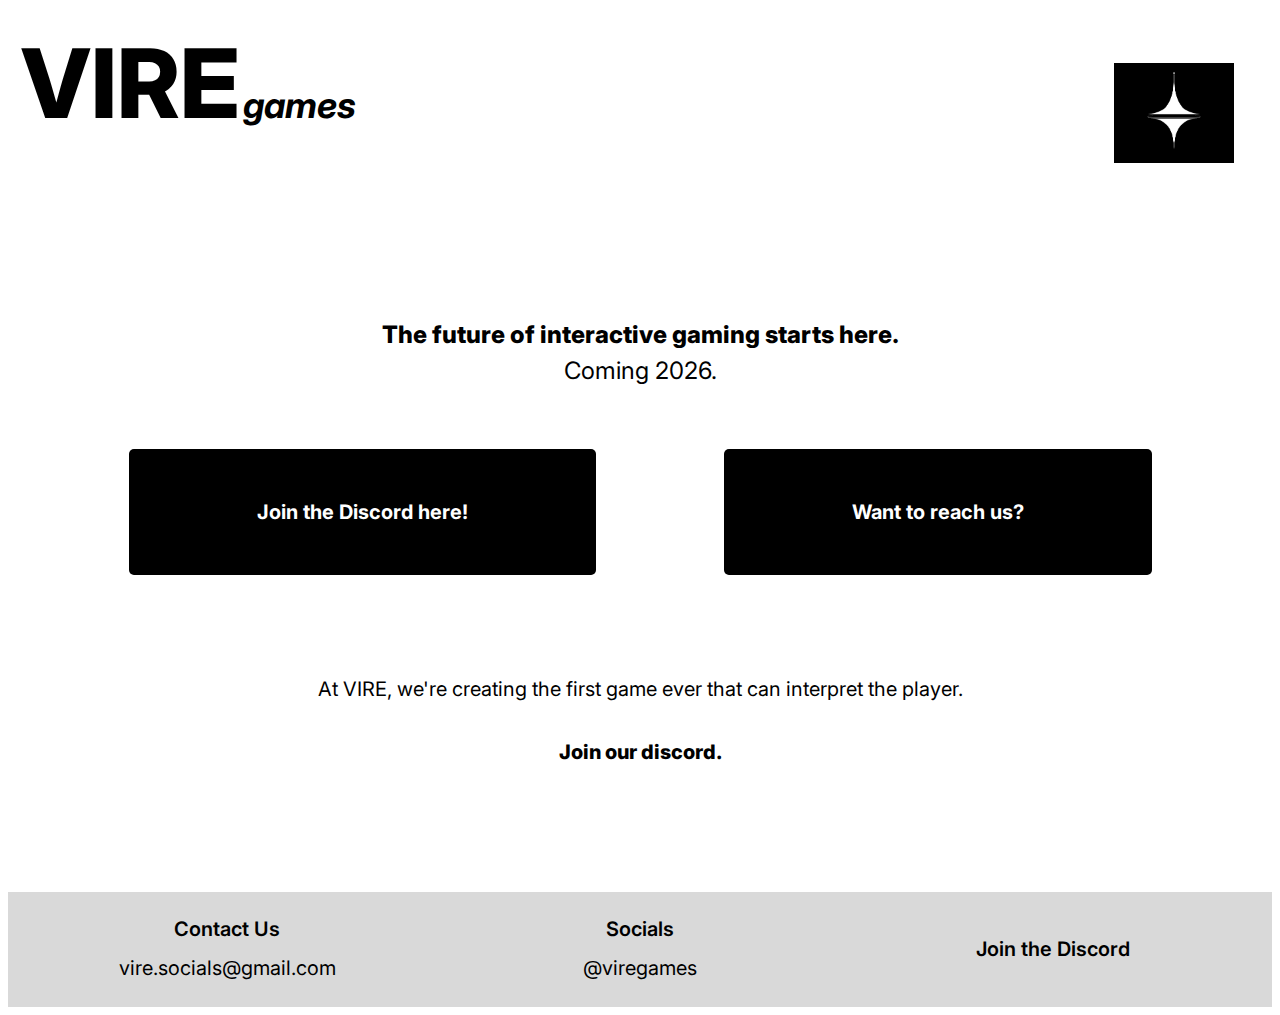
<file: index.html>
<!DOCTYPE html>
<html lang="en">
<head>
    <meta charset="UTF-8">
    <link rel="stylesheet" href="styles.css">
    <meta name="viewport" content="width=device-width, initial-scale=1.0">
    <link href="https://fonts.googleapis.com/css2?family=Inter:wght@300;400;500;600;700;800&display=swap" rel="stylesheet">
    <title>VIRE</title>
</head>

<body>
    <header>
        <div class="headerContainer">
            <div class="leftSide">
                
                <h1 class="vire">VIRE</h1>
                <h3 class="games">games</h3>

            </div>
        <img class="logo" src="images/vire-logo-1.png" alt="Logo">
    </div>
    </header>



    <main>

        <div class="sloganContainer">
            <p class="futureLine">The future of interactive gaming starts here.</p>
            <p class ="comingLine">Coming 2026.</p>
        </div>

        <div class="buttonContainer">
            <div class="discordContainer">
                <a href="https://discord.gg/e7YBwVA6bf" class="buttonText" target="_blank" rel="noopener noreferrer">Join the Discord here!</a>
            </div>
            <div class="workWithUsContainer">
                <a href ="./work/index.html" class ="buttonText">Want to reach us?</a>
            </div>
        </div>

        <div class="sloganContainer2">
            <p class ="vireLine">At VIRE, we're creating the first game ever that can interpret the player.</p>
            <p class ="joinOurDiscordBottom">Join our discord.</p>
        </div>

    </main>



    <footer>
        <div class="footerContainer">
            <div class="contactContainer">
                <h3 class="footerHead">Contact Us</h3>
                <p class="footerText">vire.socials@gmail.com</p>
            </div>
            <div class="socialContainer">
                <h3 class="footerHead">Socials</h3>
                <p class="footerText">@viregames</p>
            </div>
            <div class ="discordActionContainer">
                <h3 class="footerHead">Join the Discord</h3>
            </div>
        </div>
    </footer>
</body>
</html>
</file>
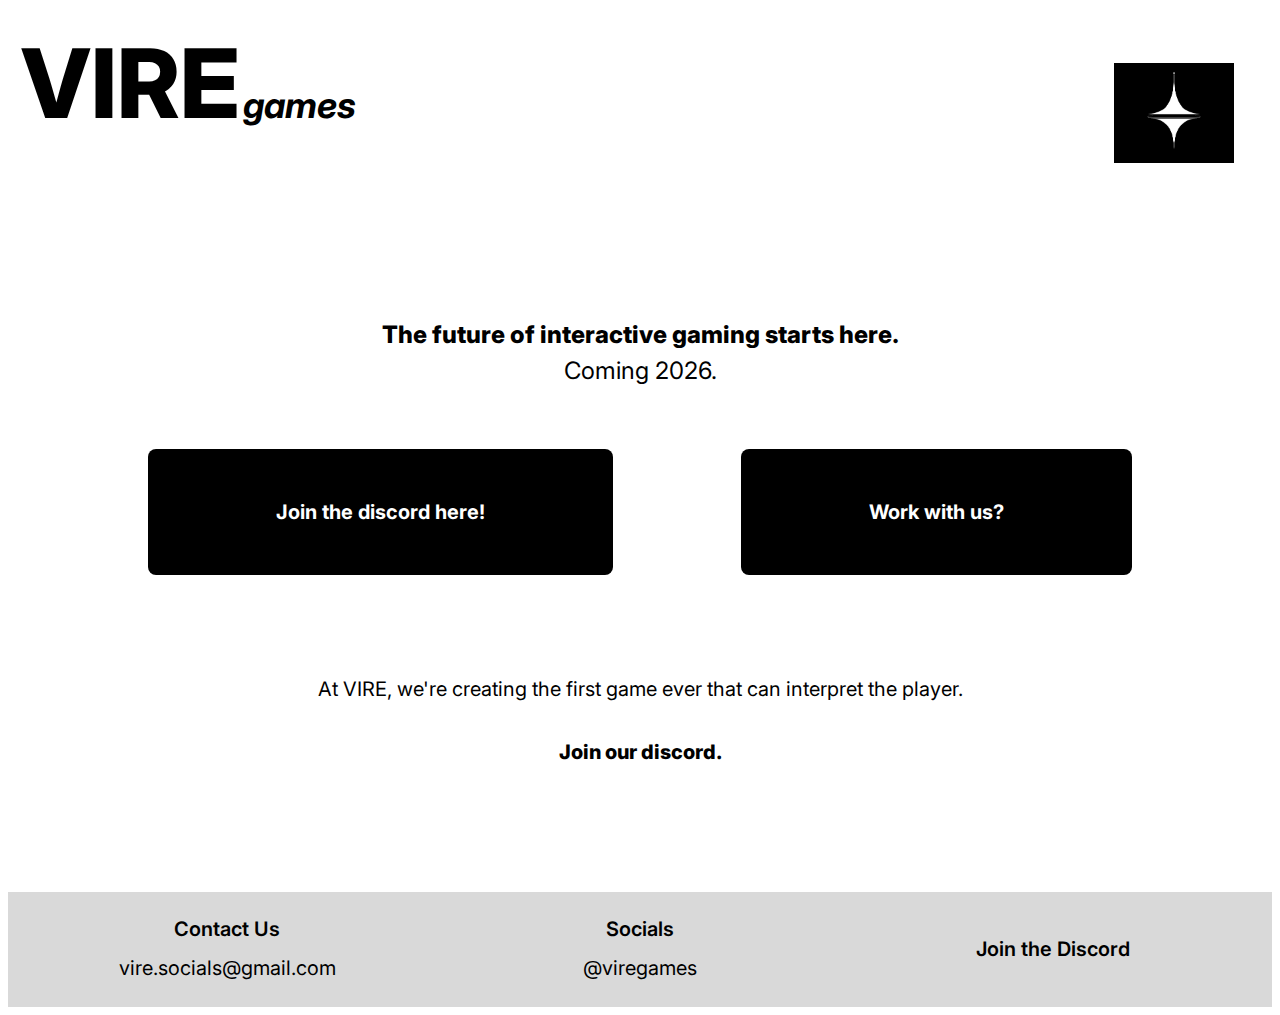
<file: nettisivut/index.html>
<!DOCTYPE html>
<html lang="en">
<head>
    <meta charset="UTF-8">
    <link rel="stylesheet" href="styles.css">
    <meta name="viewport" content="width=device-width, initial-scale=1.0">
    <link href="https://fonts.googleapis.com/css2?family=Inter:wght@300;400;500;600;700;800&display=swap" rel="stylesheet">
    <title>VIRE</title>
</head>
<body>
    <header>
        <div class="headerContainer">
            <div class="leftSide">
                <h1 class="vire">VIRE</h1>
                <h3 class="games">games</h3>
            </div>
        <img class="logo" src="images/vire-logo-1.png" alt="Logo">
    </div>
    </header>



    <main>

        <div class="sloganContainer">
            <p class="futureLine">The future of interactive gaming starts here.</p>
            <p class ="comingLine">Coming 2026.</p>
        </div>

        <div class="buttonContainer">
            <div class="discordContainer">
                <a class ="buttonText">Join the discord here!</a>
            </div>
            <div class="workWithUsContainer">
                <a class ="buttonText">Work with us?</a>
            </div>
        </div>

        <div class="sloganContainer2">
            <p class ="vireLine">At VIRE, we're creating the first game ever that can interpret the player.</p>
            <p class ="joinOurDiscordBottom">Join our discord.</p>
        </div>

    </main>



    <footer>
        <div class="footerContainer">
            <div class="contactContainer">
                <h3 class="footerHead">Contact Us</h3>
                <p class="footerText">vire.socials@gmail.com</p>
            </div>
            <div class="socialContainer">
                <h3 class="footerHead">Socials</h3>
                <p class="footerText">@viregames</p>
            </div>
            <div class ="discordActionContainer">
                <h3 class="footerHead">Join the Discord</h3>
            </div>
        </div>
    </footer>
</body>
</html>
</file>
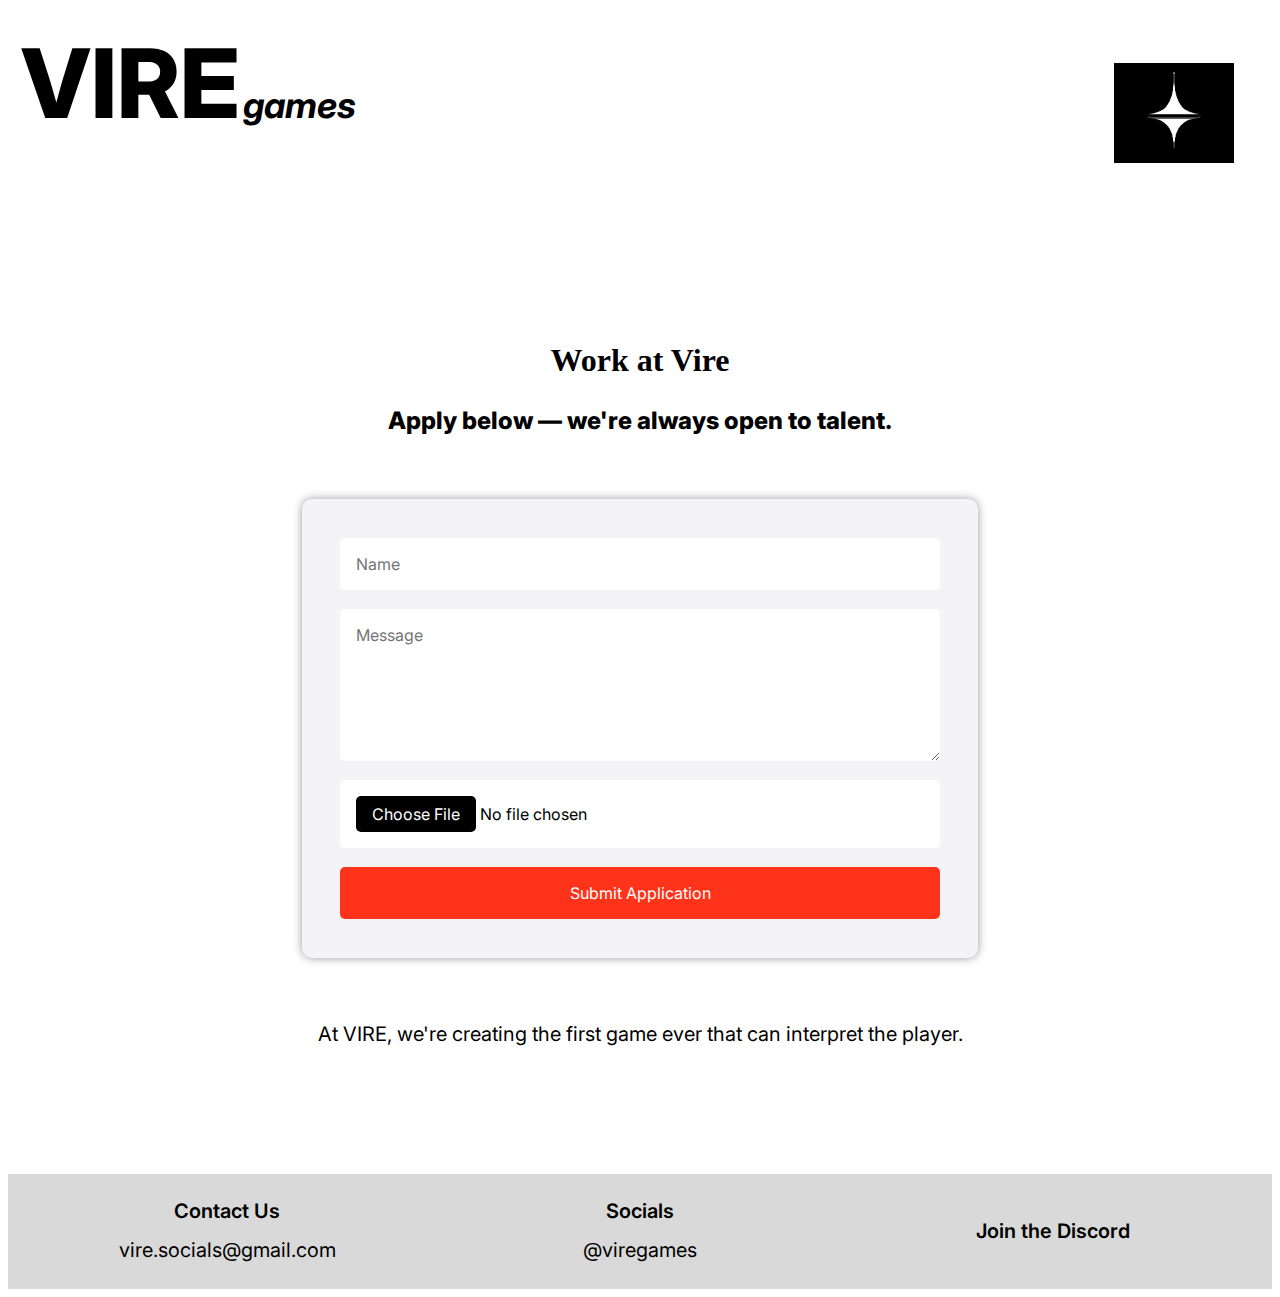
<file: work/index.html>
<!DOCTYPE html>
<html lang="en">
<head>
    <meta charset="UTF-8">
    <link rel="stylesheet" href="../styles.css">
    <meta name="viewport" content="width=device-width, initial-scale=1.0">
    <link href="https://fonts.googleapis.com/css2?family=Inter:wght@300;400;500;600;700;800&display=swap" rel="stylesheet">
    <title>VIRE</title>
</head>
<body>
    <header>
        <div class="headerContainer">
            <div class="leftSide">
                <h1 class="vire">VIRE</h1>
                <h3 class="games">games</h3>
            </div>
        <img class="logo" src="../images/vire-logo-1.png" alt="Logo">
    </div>
    </header>
    <main>
        <div class="sloganContainer">
            <h1>Work at Vire</h1>
            <p class="futureLine">Apply below — we're always open to talent.</p>
        </div>

        <div class="formContainer">
            <form action="https://formsubmit.co/vire.socials@gmail.com" method="POST" enctype="multipart/form-data">
                <input type="text" name="name" placeholder="Name" required />
                
                <textarea name="message" rows="5" placeholder="Message" required></textarea>

                <input type="file" name="cv" accept=".pdf,.doc,.docx" required />

                
                <input type="hidden" name="_redirect" value="https://vilistaja313.github.io/thankyou.html">

                <button type="submit">Submit Application</button>
            </form>
        </div>

        <div class="sloganContainer2">
            <p class ="vireLine">At VIRE, we're creating the first game ever that can interpret the player.</p>
        </div>

    </main>



    <footer>
        <div class="footerContainer">
            <div class="contactContainer">
                <h3 class="footerHead">Contact Us</h3>
                <p class="footerText">vire.socials@gmail.com</p>
            </div>
            <div class="socialContainer">
                <h3 class="footerHead">Socials</h3>
                <p class="footerText">@viregames</p>
            </div>
            <div class ="discordActionContainer">
                <h3 class="footerHead">Join the Discord</h3>
            </div>
        </div>
    </footer>
</body>
</html>
</file>
<file: styles.css>
/* Header alignment stuff*/
.headerContainer{
    display: flex;
    justify-content: space-between;
    align-items: center;
    padding: 1vw;
}

.leftSide{
    display: flex;
    align-items: baseline;
    gap: 0.3vw;
}

.logo{
    align-self: right;
    width: clamp(30px, 120px, 120px);
    height: clamp(25px, 100px, 100px);
    margin-right: 2vw;
    padding: 0vw;
}

/* Midsection alignment stuff*/
.sloganContainer p {
    margin: 0; /* Remove default paragraph margins */
}
.sloganContainer {
    display: flex;
    flex-direction: column;
    align-items: center;
    justify-content: center;
    text-align: center;
    margin-top: 8vw;
    margin-bottom: 5vw;
    gap: 0.5vw;
}

.buttonContainer {
    display: flex;
    justify-content: center;
    align-items: center;
    gap: 10vw;
    margin: 2vw 0;
    margin-bottom: 8vw;
}

.discordContainer a,
.workWithUsContainer a {
    display: inline-block;
    padding: 4vw 10vw;
    text-decoration: none;
    font-weight: bold;
    transition: all 0.3s ease;
    cursor: pointer;
}

.discordContainer{
    background-color: black;
    border-radius: 8px;
}

.workWithUsContainer{
    background-color:black;
    border-radius: 8px;
}

.sloganContainer2 p {
    margin: 0; /* Remove default paragraph margins */
}
.sloganContainer2 {
    display: flex;
    flex-direction: column;
    align-items: center;
    justify-content: center;
    text-align: center;
    margin-bottom: 10vw;
    gap: 3vw;
}

/*Footer alignment stuff*/

.footerContainer {
    display: flex;
    justify-content: space-around;
    background-color: #D9D9D9;
    align-items: flex-start;
    padding: 2vw;
    gap: 2vw;
}

.contactContainer,
.socialContainer,
.discordActionContainer {
    display: flex;
    flex-direction: column;
    align-items: center;
    text-align: center;
    flex: 1;
}

.contactContainer h3,
.socialContainer h3,
.discordContainer h3 {
    margin-bottom: 0.5rem;
    margin-top: 0;
}

.contactContainer p,
.socialContainer p {
    margin: 0;
}

a{
    color: black;
   text-decoration: none;
}



/*Fonts & styling*/

.vire{
    font-family: "Inter", sans-serif;
    font-size: clamp(12px, 96px, 96px);
    font-weight: 800;
    margin-top: 0.3vw;
}

.games{
    font-family: "Inter", sans-serif;
    font-style: italic;
    font-size: clamp(12px, 36px, 36px);

}

.futureLine{
    font-family: "Inter", sans-serif;
    font-weight: 800;
    font-size: clamp(12px, 24px, 24px);
}

.comingLine{
    font-family: "Inter", sans-serif;
    font-size: clamp(12px, 24px, 24px);
}

.buttonText{
    font-family: "Inter", sans-serif;
    font-size: clamp(12px, 20px, 20px);
    color: white;

}

.buttonText {
    font-family: "Inter", sans-serif;
    font-size: clamp(12px, 20px, 20px);
    color: white;
    background-color: black;
    padding: 10px 20px;
    border-radius: 5px;
    text-decoration: none;
    display: inline-block;
    cursor: pointer;
    pointer-events: auto;
    position: relative;
    z-index: 2;
}



.games{
    font-family: "Inter", sans-serif;
    font-style: italic;
    font-size: clamp(12px, 36px, 36px);

}

.vireLine{
    font-family: "Inter", sans-serif;
    font-size: clamp(12px, 20px, 20px);
}

.joinOurDiscordBottom{
    font-family: "Inter", sans-serif;
    font-size: clamp(12px, 20px, 20px);
    font-weight: 800;
}

.contactContainer{
    gap: 0.5vw;
}

.socialContainer{
    gap: 0.5vw;
}
.footerHead{
    font-family: "Inter", sans-serif;
    font-size: clamp(12px, 20px, 20px);
    font-weight: 600;
}

.footerText{
    font-family: "Inter", sans-serif;
    font-size: clamp(12px, 20px, 20px);
    font-weight: 400;
}

/* Form styling */
.formContainer {
    display: flex;
    justify-content: center;
    align-items: center;
    margin-bottom: 5vw;
}

form {
    display: flex;
    flex-direction: column;
    gap: 1.5vw;
    width: 80vw;
    max-width: 600px;
    background-color: #f4f4f7;
    padding: 3vw;
    border-radius: 10px;
    box-shadow: 0 0 10px rgba(0,0,0,0.4);
}

form input[type="text"],
form textarea,
form input[type="file"] {
    font-family: "Inter", sans-serif;
    font-size: 1rem;
    padding: 1rem;
    border: none;
    border-radius: 5px;
    background-color: white;
    color: black;
    outline: none;
}

form textarea {
    resize: vertical;
    min-height: 120px;
}

form input::file-selector-button {
    font-family: "Inter", sans-serif;
    background-color: black;
    color: white;
    border: none;
    padding: 0.5rem 1rem;
    border-radius: 5px;
    cursor: pointer;
}

form input::file-selector-button:hover {
    background-color: black;
}

form button[type="submit"] {
    font-family: "Inter", sans-serif;
    padding: 1rem;
    background-color: #ff3319;
    
    color: white;
    font-size: 1rem;
    border: none;
    border-radius: 5px;
    cursor: pointer;
    transition: background-color 0.3s ease;
}

form button[type="submit"]:hover {
    background-color: black;
}
.contactUsText{
    font-family: "Inter", sans-serif;
    font-size: clamp(12px, 40px, 40px);
}

@media (max-width: 600px)
{
    .vire{
        font-size: clamp(12px, 40px, 40px);
    }

    .games{
        font-size: clamp(8px, 16px, 16px);
    }

    .logo{
        width: 13vw;
        height: 11vw;
    }
    .sloganContainer{
        margin-top: 30vw;
        margin-bottom: 15vw;
    }

    .futureLine{
        font-size: clamp(12px, 16px, 16px);
    }

    .comingLine{
        font-size: clamp(12px, 16px, 16px);
    }

    .buttonContainer{
        flex-direction: column;
        gap: 3vw;
        margin-bottom: 30vw;
    }
    .discordContainer{
        padding: 1vw 3vw;
    }

    .sloganContainer2{
        margin-bottom: 30vw;
    }
    .vireLine{
        font-size: clamp(12px, 16px, 16px);
    }
    .joinOurDiscordBottom{
        font-size: clamp(12px, 16px, 16px);
    }

    .footerContainer{
        flex-direction: column;
        align-items: left;
        justify-content: left; 
        padding: 0;
        gap: 8vw;
    }
    .contactContainer,
    .socialContainer,
    .discordActionContainer {
        display: flex;
        flex-direction: column;
        align-items: flex-start;
        text-align: left; 
        flex: 1;
        margin-left: 3vw;
        margin-top: 2vw;
    }
}
</file>
<file: nettisivut/styles.css>
/* Header alignment stuff*/
.headerContainer{
    display: flex;
    justify-content: space-between;
    align-items: center;
    padding: 1vw;
}

.leftSide{
    display: flex;
    align-items: baseline;
    gap: 0.3vw;
}

.logo{
    align-self: right;
    width: clamp(30px, 120px, 120px);
    height: clamp(25px, 100px, 100px);
    margin-right: 2vw;
    padding: 0vw;
}

/* Midsection alignment stuff*/
.sloganContainer p {
    margin: 0; /* Remove default paragraph margins */
}
.sloganContainer {
    display: flex;
    flex-direction: column;
    align-items: center;
    justify-content: center;
    text-align: center;
    margin-top: 8vw;
    margin-bottom: 5vw;
    gap: 0.5vw;
}

.buttonContainer {
    display: flex;
    justify-content: center;
    align-items: center;
    gap: 10vw;
    margin: 2vw 0;
    margin-bottom: 8vw;
}

.discordContainer a,
.workWithUsContainer a {
    display: inline-block;
    padding: 4vw 10vw;
    text-decoration: none;
    font-weight: bold;
    transition: all 0.3s ease;
    cursor: pointer;
}

.discordContainer{
    background-color: black;
    border-radius: 8px;
}

.workWithUsContainer{
    background-color:black;
    border-radius: 8px;
}

.sloganContainer2 p {
    margin: 0; /* Remove default paragraph margins */
}
.sloganContainer2 {
    display: flex;
    flex-direction: column;
    align-items: center;
    justify-content: center;
    text-align: center;
    margin-bottom: 10vw;
    gap: 3vw;
}

/*Footer alignment stuff*/

.footerContainer {
    display: flex;
    justify-content: space-around;
    background-color: #D9D9D9;
    align-items: flex-start;
    padding: 2vw;
    gap: 2vw;
}

.contactContainer,
.socialContainer,
.discordActionContainer {
    display: flex;
    flex-direction: column;
    align-items: center;
    text-align: center;
    flex: 1;
}

.contactContainer h3,
.socialContainer h3,
.discordContainer h3 {
    margin-bottom: 0.5rem;
    margin-top: 0;
}

.contactContainer p,
.socialContainer p {
    margin: 0;
}



/*Fonts & styling*/

.vire{
    font-family: "Inter", sans-serif;
    font-size: clamp(12px, 96px, 96px);
    font-weight: 800;
    margin-top: 0.3vw;
}

.games{
    font-family: "Inter", sans-serif;
    font-style: italic;
    font-size: clamp(12px, 36px, 36px);

}

.futureLine{
    font-family: "Inter", sans-serif;
    font-weight: 800;
    font-size: clamp(12px, 24px, 24px);
}

.comingLine{
    font-family: "Inter", sans-serif;
    font-size: clamp(12px, 24px, 24px);
}

.buttonText{
    font-family: "Inter", sans-serif;
    font-size: clamp(12px, 20px, 20px);
    color: white;

}

.games{
    font-family: "Inter", sans-serif;
    font-style: italic;
    font-size: clamp(12px, 36px, 36px);

}

.vireLine{
    font-family: "Inter", sans-serif;
    font-size: clamp(12px, 20px, 20px);
}

.joinOurDiscordBottom{
    font-family: "Inter", sans-serif;
    font-size: clamp(12px, 20px, 20px);
    font-weight: 800;
}

.contactContainer{
    gap: 0.5vw;
}

.socialContainer{
    gap: 0.5vw;
}
.footerHead{
    font-family: "Inter", sans-serif;
    font-size: clamp(12px, 20px, 20px);
    font-weight: 600;
}

.footerText{
    font-family: "Inter", sans-serif;
    font-size: clamp(12px, 20px, 20px);
    font-weight: 400;
}
</file>
